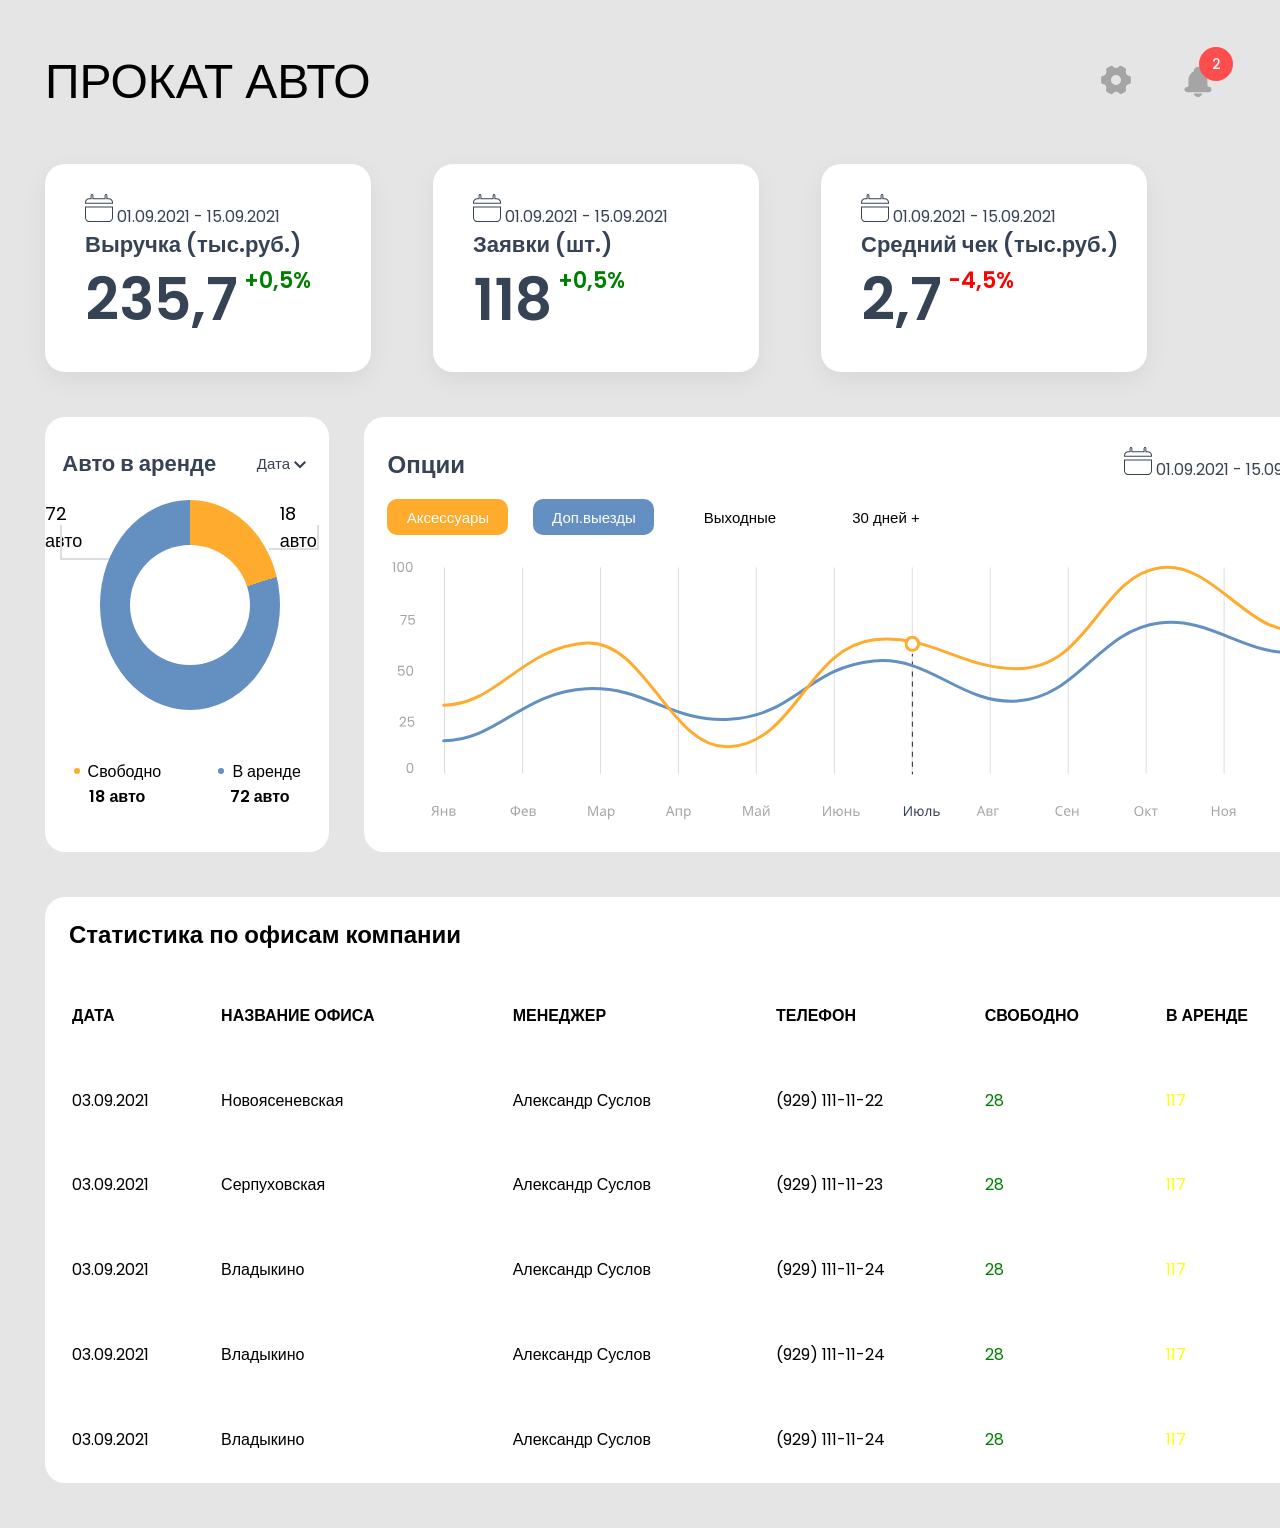
<file: index.html>
<!DOCTYPE HTML>
<html lang="en">
<head>
    <meta charset="UTF-8">
    <meta name="viewport" content="width=device-width, initial-scale=1.0">
    <link rel="stylesheet" href="./css/reset.css">
    <link rel="stylesheet" href="./css/style.css">
    <title>Car Rental Dashboard</title>
</head>





<body>
<header class="header-body">
<h1>ПРОКАТ АВТО</h1>
<div class = "buttons-header">
    <a aria-label="Settings" class="button-settings" href="./settings.html"><img src="./assets/svg/Settings.svg" alt=""></a>

    <a aria-label="Notifications" class="button-notifications" href="./notification.html">
        <svg width="74" height="74" viewBox="0 0 74 74" fill="none" xmlns="http://www.w3.org/2000/svg">
            <g clip-path="url(#clip0_0_34)">
                <path d="M36.9554 53C39.1948 53.0091 41.1019 51.3743 41.4354 49.16H32.4594C32.819 51.3663 34.72 52.99 36.9554 53Z" fill="#A5A5A5"/>
                <path d="M48.7153 42.1201H48.5553C47.6717 42.1201 46.9553 41.4038 46.9553 40.5202V34.6322C46.9494 31.0012 44.9696 27.6606 41.7873 25.9122C41.5499 25.7985 41.3913 25.5666 41.3713 25.3041C41.3275 22.9017 39.3581 20.9822 36.9553 21.0001C34.5395 21.0257 32.5825 22.9686 32.5393 25.3841C32.52 25.6379 32.3762 25.8656 32.1553 25.9921C28.9396 27.7169 26.9257 31.0631 26.9074 34.7121V40.6961C26.9074 41.5798 26.191 42.2961 25.3074 42.2961C23.8379 42.3136 22.6585 43.5145 22.6674 44.9841C22.6674 44.9948 22.6675 45.0055 22.6676 45.0163C22.6853 46.5183 23.9174 47.7217 25.4195 47.704H48.5393C50.0327 47.7526 51.2827 46.4055 51.3313 44.9122C51.3799 43.4188 50.2087 42.1687 48.7153 42.1201Z" fill="#A5A5A5"/>
            </g>
            <defs>
                <clipPath id="clip0_0_34">
                    <rect width="32" height="32" fill="white" transform="translate(21 21)"/>
                </clipPath>
            </defs>
        </svg>

        <span class="notification-badge">2</span>
    </a>
</div>

</header>

<main>
    <div class="block-statistic">
        <article class="stat-article">
            <div class="date-stat">            
                <img src="./assets/svg/Calendar.svg" alt="">
                <span>01.09.2021 - 15.09.2021</span>
            </div>
            <h3 class="header-stat">Выручка (тыс.руб.)</h3>
            <div class="value-stat">
                <p>235,7</p>
                <span class="percent-stat positive">+0,5%</span>
            </div>
        </article>
        <article class="stat-article">
            <div class="date-stat">            
                <img src="./assets/svg/Calendar.svg" alt="">
                <span>01.09.2021 - 15.09.2021</span>
            </div>
            <h3 class="header-stat">Заявки (шт.)</h3>
            <div class="value-stat">
                <p>118</p>
                <span class="percent-stat positive">+0,5%</span>
            </div>
        </article>
        <article class="stat-article">
            <div class="date-stat">            
                <img src="./assets/svg/Calendar.svg" alt="">
                <span>01.09.2021 - 15.09.2021</span>
            </div>
            <h3 class="header-stat">Средний чек (тыс.руб.)</h3>
            <div class="value-stat">
                <p>2,7</p>
                <span class="percent-stat negative">-4,5%</span>
            </div>

        </article>
    </div>



    <section class="analytics">
        <article class="circle-diagram">
            <header class="circle-diagram-header">
                <h2>Авто в аренде</h2>
                <button class="date-filter" type="button" style="color: #364355; font-size: 15px; font-weight: 500;">
                    Дата
                    <img src="./assets/svg/Vector.svg" alt="">
                </button>
            </header>
            <div class="auto-rent">
                <span class="value-circle-left">72 авто</span>
                <div class="circle-auto-rent"></div>
                <span class="value-circle-right">18 авто</span>
            </div>
            <footer class="analytics-card-footer">
                <div class="results-free">
                    <span>Свободно</span>
                    <strong>18 авто</strong>
                </div>
                <div class="result-rent">
                    <span>В аренде</span>
                    <strong>72 авто</strong>
                </div>
            </footer>
        </article>

        <article class="graph-diagram">
            <header class="graph-diagram-header" style="color:#364355">
                <h2>Опции</h2>
                <div class="date-stat">            
                    <img src="./assets/svg/Calendar.svg" alt="">
                    <span>01.09.2021 - 15.09.2021</span>
                </div>
            </header>
            <div class="graph-filters">
                <button type="button" class="graph-filter" style="background-color:#FFAB2D; color: #ffffff">Аксессуары</button>
                <button type="button" class="graph-filter" style="background-color:#638FC1; color: #ffffff">Доп.выезды</button>
                <button type="button" class="graph-filter">Выходные</button>
                <button type="button" class="graph-filter">30 дней +</button>
            </div>
            <img class="graph" src="./assets/svg/Graph.svg" alt="">
        </article>
    </section>


    <section class="table-statistic">
        <h2>Статистика по офисам компании</h2>
        <table>
            <tr>
                <th>Дата</th>
                <th>Название офиса</th>
                <th>Менеджер</th>
                <th>телефон</th>
                <th>Свободно</th>
                <th>В аренде</th>
                <th>Сервис</th>
            </tr>
            <tr>
                <td>03.09.2021</td>
                <td>Новоясеневская</td>
                <td>Александр Суслов</td>
                <td>(929) 111-11-22</td>
                <td  style="color:green;">28</td>
                <td  style="color:yellow;">117</td>
                <td  style="color:red;">5</td>
            </tr>
            <tr>
                <td>03.09.2021</td>
                <td>Серпуховская</td>
                <td>Александр Суслов</td>
                <td>(929) 111-11-23</td>
                <td  style="color:green;">28</td>
                <td  style="color:yellow;">117</td>
                <td  style="color:red;">5</td>
            </tr>
            <tr>
                <td>03.09.2021</td>
                <td>Владыкино</td>
                <td>Александр Суслов</td>
                <td>(929) 111-11-24</td>
                <td  style="color:green;">28</td>
                <td  style="color:yellow;">117</td>
                <td  style="color:red;">5</td>
            </tr>
            <tr>
                <td>03.09.2021</td>
                <td>Владыкино</td>
                <td>Александр Суслов</td>
                <td>(929) 111-11-24</td>
                <td  style="color:green;">28</td>
                <td  style="color:yellow;">117</td>
                <td  style="color:red;">5</td>
            </tr>
            <tr>
                <td>03.09.2021</td>
                <td>Владыкино</td>
                <td>Александр Суслов</td>
                <td>(929) 111-11-24</td>
                <td  style="color:green;">28</td>
                <td  style="color:yellow;">117</td>
                <td  style="color:red;">5</td>
            </tr>
        </table>
        

    </section>




</main>


<script src="./js/script.js"></script>
</body>












</html>
</file>
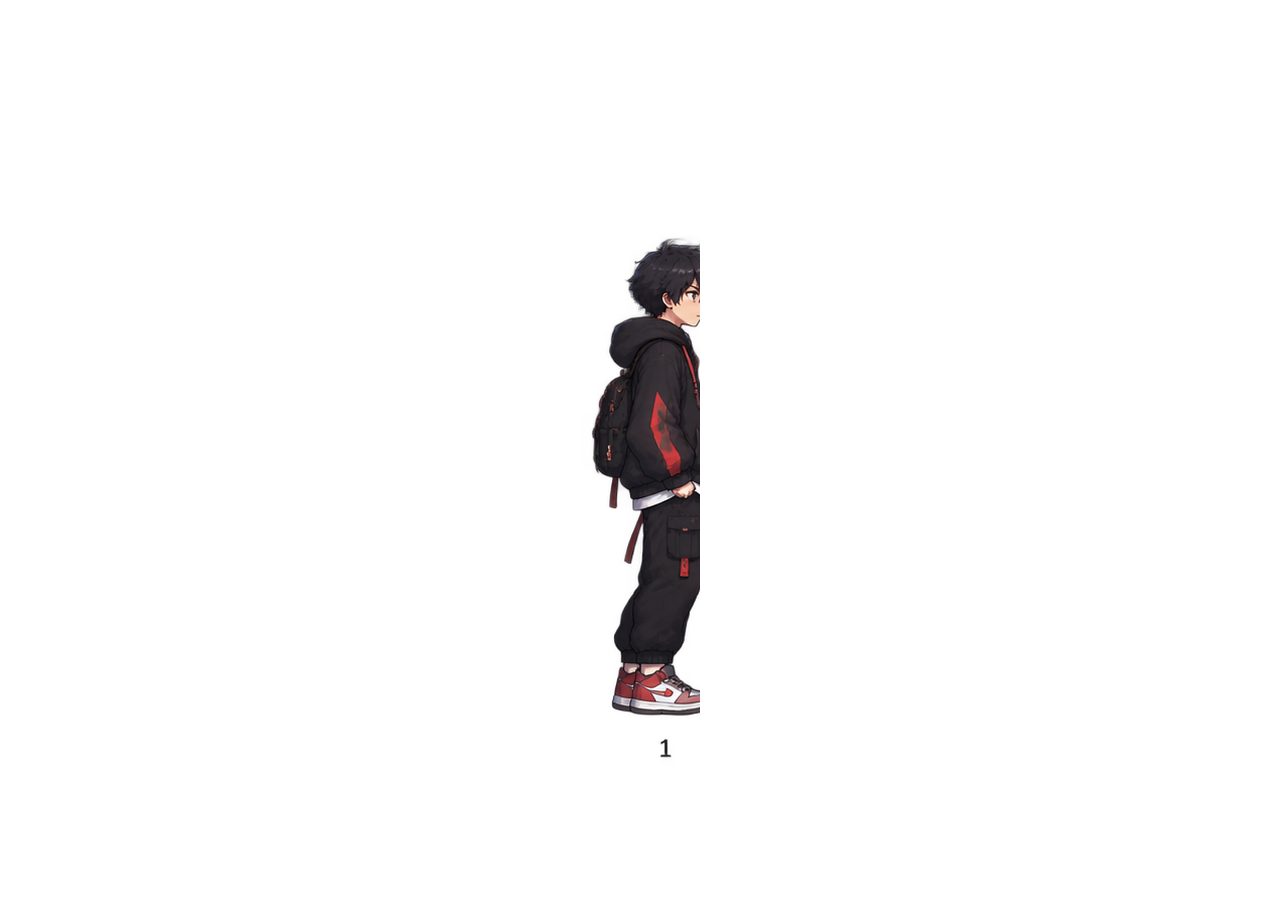
<file: notification.html>
<!DOCTYPE html>

<html lang="en">
    <head>
        <meta charset="UTF-8">
        <meta name="viewport" content="width=device-width, initial-scale=1.0">
        <link rel="stylesheet" href="./css/notification-style.css">
    </head>


    <body>
        <div class="loader-wrapper">
            <div class="loader-window">
                <div class="loader"></div>
            </div>
        </div>
    </body>
</html>
</file>
<file: css/style.css>
@font-face
{
    font-family: "Poppins";
    src: url(../assets/fonts/Poppins/Poppins-Regular.ttf);
    font-weight: 400;
    font-style: normal;
}

@font-face
{
    font-family: "Poppins";
    src: url(../assets/fonts/Poppins/Poppins-Medium.ttf);
    font-weight: 500;
    font-style: normal;
}

@font-face
{
    font-family: "Poppins";
    src: url(../assets/fonts/Poppins/Poppins-SemiBold.ttf);
    font-weight: 600;
    font-style: normal;
}


:root
{
    --yellow: #FFAB2D;
    --blue: #638FC1;
    --red: #FF4C4C;
}


.header-body
{
    display: flex;
    justify-content: space-between;
    margin: 45px;
    height: 74px;
    align-items: center;

}

h1
{
    font-size: 48px;
    font-family: "Poppins", sans-serif;
    font-weight: 500;
}

body
{
    background-color: #E5E5E5;
    font-family: "Poppins", sans-serif;
}


.button-notifications
{
    position: relative;
    background-color: transparent;
    width: 74px;
    height: 74px;
    border: 2px solid transparent;
    border-radius: 20px;
    display: inline-flex;
    align-items: center;
    justify-content: center;
    cursor: pointer;
}

.button-notifications.active
{
    border-color: black;
}

.button-settings 
{
    display: inline-flex;
    align-items: center;
    justify-content: center;
    width: 74px;
    height: 74px;

    background-color: transparent;
    border: 2px solid transparent;
    border-radius: 20px;
    cursor: pointer;
}

.button-settings.active 
{
    border-color: black;
}


.notification-badge
{
    display: inline-flex;
    align-items: center;      
    justify-content: center;
    border-radius: 50%;
    background-color: var(--red);
    width: 34px;
    height: 34px;
    font-weight: 500;
    font-size: 14px;
    color: white;
    position: absolute;
    top: 0px;
    right: 0px;
}

.buttons-header
{
    display: flex;
    gap: 8px;
    align-items: center;
}


.block-statistic
{
    display: flex;
    justify-content: flex-start;
    margin: 0px 45px 45px 45px;
    column-gap: 62px;
}

.stat-article
{
    display: flex;
    flex-direction: column;
    width: 326px;
    height: 208px;
    background-color: #ffffff;
    border-radius: 20px;
    justify-content: center;
    align-items: flex-start;
    color: #364355;
    padding-left: 40px;
    box-shadow: 0 8px 24px rgba(0, 0, 0, 0.06);
    
}


.header-stat
{
    font-size: 22px;
    padding-top: 5px;
    line-height: 1;
    margin: 0;
}

.value-stat 
{
    display: flex;
    gap: 6px;
}


.value-stat p
{
    font-size: 58px;
    font-weight: 600;
    margin: 0;
}

.percent-stat
{
    font-size: 22px;
    font-weight: 600;
    margin-top: 8px;
}


.positive
{
    color: green;

}

.negative
{
    color: red;
}


.analytics
{
    display: flex;
    margin: 0 45px 45px 45px;
    gap: 35px;
}

.circle-diagram
{
    display: flex;
    flex-direction: column;
    width: 376px;
    height: 435px;
    background-color: #ffffff;
    border-radius: 20px;
    
}

.circle-diagram-header
{
    display: flex;
    justify-content: space-around;
    padding-top: 30px;
    padding-bottom: 20px;
    color: #364355;
}

.circle-diagram-header h2
{
    margin: 0;
    font-size: 22px;
    font-weight: 600;
}

.circle-auto-rent
{
    position: relative;
    width: 210px;
    height: 210px;
    border-radius: 50%;
    background: conic-gradient(#FFAB2D 0% 20%,
    #638FC1 20% 100%
    );
}

.circle-auto-rent::before
{
    position: absolute;
    top: 50%;         
    left: 50%;       
    width: 120px;
    height: 120px;
    transform: translate(-50%, -50%);
    border-radius: 50%;
    background-color: #ffffff; 
    content: "";
}


.auto-rent
{
    display: flex;
    justify-content: center;
    font-size: 18px;
}

.value-circle-left
{
    position: relative;
}

.value-circle-left::before
{
    content: "";

    position: absolute;

    top: 25px;
    left: 15px;

    width: 100px;
    height: 35px;

    border-left: 2px solid #DDDDDD;
    border-bottom: 2px solid #DDDDDD;
}

.value-circle-right
{
    position: relative;

}

.value-circle-right::before
{
    content: "";
    position: absolute;

    top: 25px;
    right: 10px;

    width: 50px;
    height: 25px;

    border-right: 2px solid #DDDDDD;
    border-bottom: 2px solid #DDDDDD;

}

.date-filter
{
    background-color: transparent;
    border: none;
}




.graph-diagram
{
    background-color: #ffffff;
    border-radius: 20px;
    width: 978px;
    height: 435px;
}


.analytics-card-footer
{
    margin-top: 49px;
}


.analytics-card-footer
{
    display: flex;
    flex-direction: row;
    justify-content: space-around;
}


.results-free span::before,
.result-rent span::before 
{
    content: "";
    display: inline-block;

    width: 6px;
    height: 6px;
    
    border-radius: 50%;
    margin-right: 8px;
    margin-bottom: 3px;
}


.results-free span::before 
{
    background-color: #FFAB2D;
}

.result-rent span::before 
{
    background-color: #638FC1;
}



.results-free
{
    display: flex;
    flex-direction: column;
    align-items: center;
}

.result-rent
{
    display: flex;
    flex-direction: column;
    align-items: center;
}



.graph-diagram
{
    display: flex;
    flex-direction: column;
}


.graph-diagram-header
{

    display: flex;
    flex-direction: row;
    justify-content: space-between;
    padding-left: 23px;
    padding-right: 23px;
    padding-top: 30px;
    align-items: center;

}


.graph-diagram-header h2
{
    margin: 0;
}


.graph-filters
{
    display: flex;
    gap: 25px;
    margin-top: 17px;
    margin-left: 23px;
    margin-bottom: 20px;
}


.graph-filter
{
    font-size: 15px;
    font-weight: 500;
    background-color: transparent;
    border: none;
    width: 121px;
    height: 36px;
    padding: 7px;
    border-radius: 10px;


    transition: background-color 1s ease;
}


.graph-filter:hover
{
    background-color: #FF4C4C;
}



.graph
{
    margin-left: 28px;
    margin-right: 28px;
    width: 924px;
}

.table-statistic
{
    background-color: #ffffff;
    width: 1386px;
    height: 586px;
    margin: 0px 45px 45px 45px;
    border-radius: 20px;
    display: flex;
    flex-direction: column;
}

table
{
    border: none;
    width: 100%;
    height: 90%;
    margin-left: 24px;
}

th
{
    text-align: start;
    text-transform: uppercase;
}

.table-statistic h2
{
    justify-self: center;
    margin-left: 24px;

}





.loader-wrapper
{
    display: flex;
    align-items: center;
    justify-content: center;
    height: 90vh;
}


.loader
{
    border: solid red;
    border-width: 0px 0px 5px 5px;
    border-radius: 50%;
    width: 50px;
    height: 50px;
    animation: play 2s linear infinite;
}


@keyframes play 
{
    0% {transform: rotate(0deg);}
    50% {transform: rotate(180deg);}
    100% {transform: rotate(360deg);}
}
</file>
<file: css/notification-style.css>
.loader-wrapper {
    display: flex;
    justify-content: center;
    align-items: center;

    height: 100vh;
}

.loader {
    width: 120px;
    height: 768px;

    background-image: url("../assets/images/loader-boy.png");
    background-repeat: no-repeat;

    animation: walk 3s steps(12) infinite;
}

@keyframes walk {
    from {
        background-position-x: 0;
    }

    to {
        background-position-x: -2000px;
    }
}
</file>
